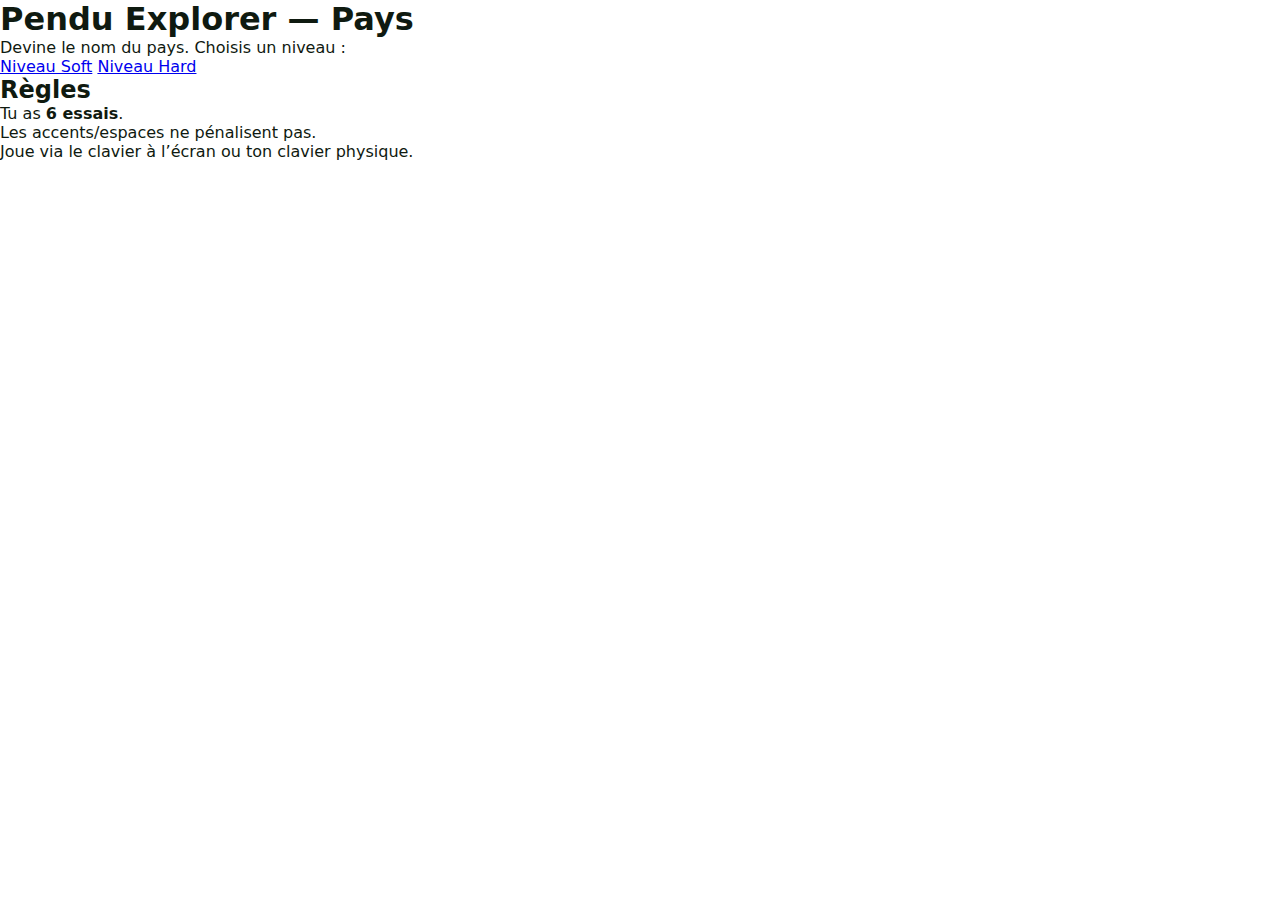
<file: index.html>
<!DOCTYPE html>
<html lang="fr">
<head>
  <meta charset="UTF-8" />
  <meta name="viewport" content="width=device-width, initial-scale=1" />
  <title>Pendu Explorer — Pays</title>
  <link rel="stylesheet" href="assets/css/styles.css" />
</head>
<body>
  <main class="container">
    <h1>Pendu Explorer — Pays</h1>
    <p class="subtitle">Devine le nom du pays. Choisis un niveau :</p>

    <div class="levels">
      <a class="btn" href="game.html?level=soft">Niveau Soft</a>
      <a class="btn outline" href="game.html?level=hard">Niveau Hard</a>
    </div>

    <section class="rules">
      <h2>Règles</h2>
      <ul>
        <li>Tu as <strong>6 essais</strong>.</li>
        <li>Les accents/espaces ne pénalisent pas.</li>
        <li>Joue via le clavier à l’écran ou ton clavier physique.</li>
      </ul>
    </section>
  </main>
</body>
</html>
</file>
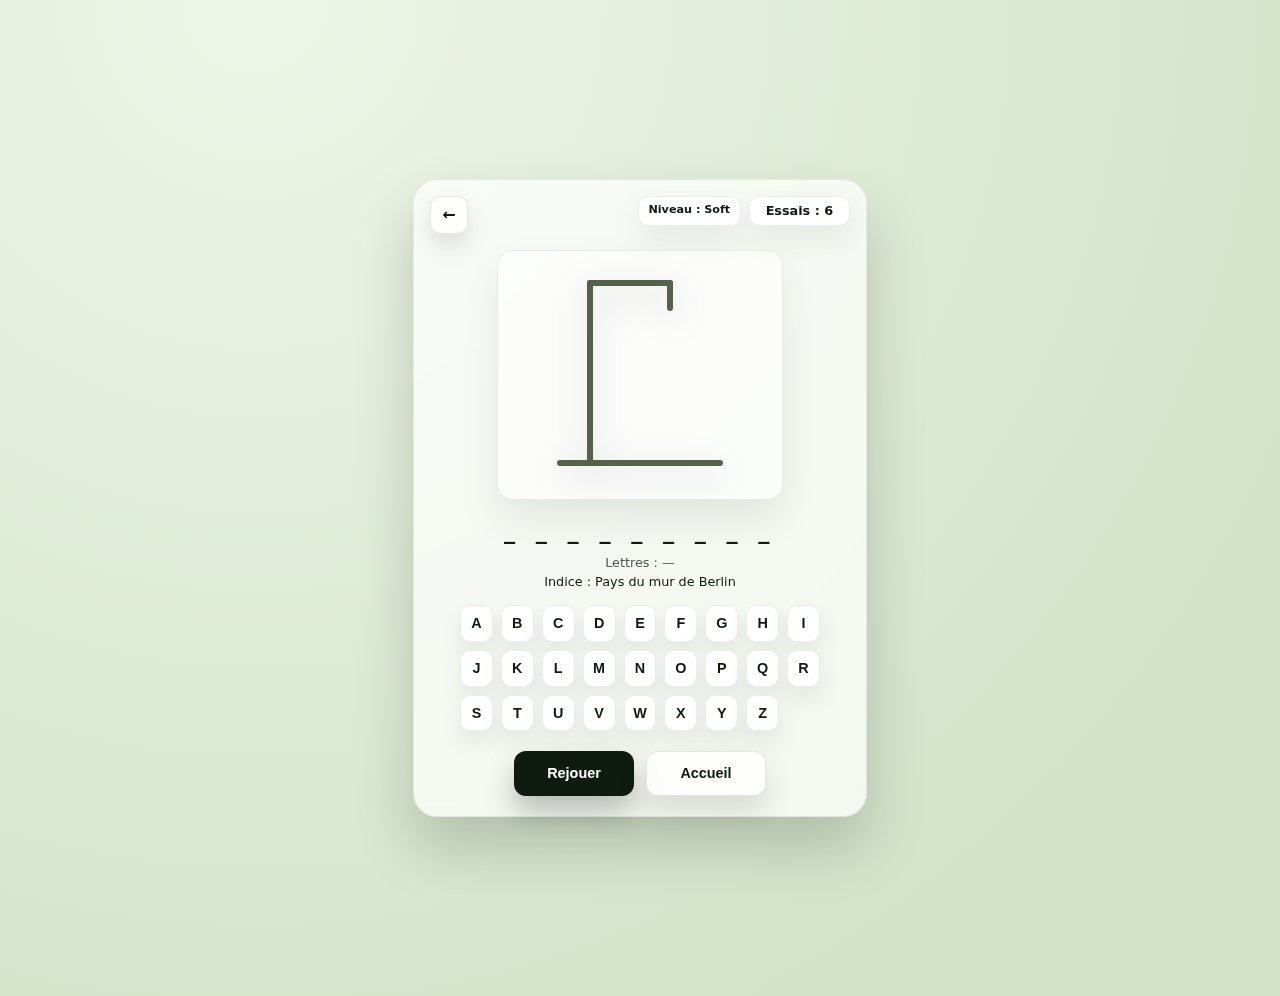
<file: game.html>
<!DOCTYPE html>
<html lang="fr">
<head>
  <meta charset="UTF-8" />
  <meta name="viewport" content="width=device-width, initial-scale=1" />
  <meta name="theme-color" content="#0f1a10" />
  <meta name="apple-mobile-web-app-capable" content="yes" />
  <meta name="mobile-web-app-capable" content="yes" />
  <title>Pendu Explorer — Jeu</title>

  <link rel="stylesheet" href="assets/css/game.css" />
</head>

<body class="game-body">
  <div class="game-screen">

    <!-- HEADER DU JEU -->
    <header class="game-header">
      <a class="back-btn" href="index.html">←</a>

      <div class="header-right">
        <div id="levelTag" class="level-tag">Niveau</div>
        <div id="tries" class="tries-pill">Essais : 6</div>
      </div>
    </header>

    <!-- ZONE PENDU + MOT -->
    <section class="game-area">

      <div class="hangman-wrapper">
        <div class="hangman">
          <svg viewBox="0 0 200 220" aria-label="Pendu">

            <!-- Poteau -->
            <line x1="20" y1="200" x2="180" y2="200" class="pole"/>
            <line x1="50" y1="200" x2="50" y2="20"  class="pole"/>
            <line x1="50" y1="20"  x2="130" y2="20" class="pole"/>
            <line x1="130" y1="20" x2="130" y2="45" class="pole"/>

            <!-- Corps du pendu -->
            <circle cx="130" cy="60" r="15" class="body-part" id="partHead" style="visibility:hidden"/>
            <line x1="130" y1="75" x2="130" y2="120" class="body-part" id="partBody" style="visibility:hidden"/>
            <line x1="130" y1="85" x2="110" y2="105" class="body-part" id="partArmL" style="visibility:hidden"/>
            <line x1="130" y1="85" x2="150" y2="105" class="body-part" id="partArmR" style="visibility:hidden"/>
            <line x1="130" y1="120" x2="115" y2="150" class="body-part" id="partLegL" style="visibility:hidden"/>
            <line x1="130" y1="120" x2="145" y2="150" class="body-part" id="partLegR" style="visibility:hidden"/>
          </svg>
        </div>
      </div>

      <div class="word-box">
        <div id="word" class="word-line">_ _ _ _</div>
        <div id="used" class="used-line">Lettres : —</div>
        <div id="hint" class="hint-line" hidden>Indice : —</div>
      </div>

    </section>

    <!-- CLAVIER -->
    <section class="keyboard-area">
      <div id="keyboard" class="keyboard-grid"></div>
    </section>

    <!-- FOOTER ACTIONS -->
    <footer class="game-footer">
      <button id="btnRestart" class="action-btn">Rejouer</button>
      <button id="btnHome" class="outline-btn">Accueil</button>
    </footer>

  </div>

  <script src="assets/js/game.js"></script>
</body>
</html>
</file>
<file: assets/css/styles.css>
* {
  box-sizing: border-box;
  margin: 0;
  padding: 0;
}

body, html {
  width: 100%;
  height: 100%;
  font-family: system-ui, -apple-system, "Segoe UI", Roboto, sans-serif;
  color: #0f1a10;
}

/* FOND */

.app-body {
  min-height: 100vh;
  background: radial-gradient(circle at 20% 0%, #f4faef 0%, #d9e8cf 80%);
  display: flex;
  justify-content: center;
  align-items: center;
  padding: 16px;
}

.app-screen {
  background: rgba(255,255,255,0.7);
  backdrop-filter: blur(10px);
  -webkit-backdrop-filter: blur(10px);
  border-radius: 24px;
  width: 100%;
  max-width: 420px; 
  min-height: 600px;
  box-shadow: 0 30px 60px rgba(0,0,0,.18);
  border: 1px solid rgba(0,0,0,.07);
  display: grid;
  grid-template-rows: auto 1fr auto;
  padding: 20px 16px;
}

/* HEADER*/

.app-header {
  display: flex;
  justify-content: space-between;
  align-items: flex-start;
}

.logo-block {
  display: flex;
  gap: 12px;
  align-items: center;
}

.logo-circle {
  background: radial-gradient(circle at 30% 30%, #4bb25a 0%, #1e3f23 70%);
  color: #fff;
  font-size: 1.1rem;
  font-weight: 600;
  border-radius: 16px;
  width: 44px;
  height: 44px;
  box-shadow: 0 15px 30px rgba(0,0,0,.35);
  border: 1px solid rgba(255,255,255,.4);
  display: flex;
  align-items: center;
  justify-content: center;
}

.logo-texts {
  display: flex;
  flex-direction: column;
  line-height: 1.2;
}
.logo-title {
  font-size: 1rem;
  font-weight: 700;
  color: #0f1a10;
}
.logo-sub {
  font-size: .8rem;
  color: #4d5a51;
  font-weight: 500;
}

.info-btn {
  background: #0f1a10;
  color: #fff;
  font-weight: 600;
  font-size: .9rem;
  line-height: 1;
  border-radius: 10px;
  width: 32px;
  height: 32px;
  border: none;
  box-shadow: 0 12px 24px rgba(0,0,0,.4);
  display: flex;
  align-items: center;
  justify-content: center;
  cursor: pointer;
}

/* CHOIX DES MODES */

.mode-select-card {
  align-self: start;
  display: flex;
  flex-direction: column;
  gap: 16px;
  margin-top: 24px;
}

.mode-select-title {
  font-size: 1.1rem;
  font-weight: 600;
  color: #0f1a10;
  margin: 0;
}

.mode-select-hint {
  font-size: .8rem;
  color: #4d5a51;
  line-height: 1.4;
  margin: 0;
}

.mode-buttons {
  display: grid;
  gap: 14px;
}

/* CARTES */

.mode-button {
  text-decoration: none;
  display: grid;
  grid-template-columns: auto 1fr;
  gap: 12px;
  align-items: center;

  background: #ffffffc9;
  border-radius: 18px;
  border: 1px solid rgba(0,0,0,.07);
  box-shadow: 0 20px 40px rgba(0,0,0,.08);
  padding: 14px 16px;

  cursor: pointer;
  transition: transform .12s ease, box-shadow .12s ease;
}

.mode-button:active,
.mode-button:hover {
  transform: translateY(-2px) scale(1.015);
  box-shadow: 0 28px 50px rgba(0,0,0,.15);
}

.mode-easy {
  background: radial-gradient(circle at 0% 0%, #ffffff 0%, #eef8e9 80%);
}
.mode-hard {
  background: radial-gradient(circle at 0% 0%, #ffffff 0%, #eef1f4 80%);
}

.mode-left {
  flex-shrink: 0;
}

.mode-icon-img {
  width: 64px;
  height: 64px;
  border-radius: 8px;
  border: 1px solid rgba(0,0,0,.08);
  background: #fff;
  box-shadow: 0 16px 30px rgba(0,0,0,.15);
  object-fit: cover;
}

.mode-right {
  min-width: 0;
  display: flex;
  flex-direction: column;
  gap: 8px;
}

.mode-row-top {
  display: flex;
  justify-content: space-between;
  align-items: baseline;
  flex-wrap: wrap;
  gap: 8px;
}

.mode-name {
  font-size: 1rem;
  font-weight: 600;
  color: #0f1a10;
}

.badge {
  font-size: .7rem;
  font-weight: 600;
  border-radius: 999px;
  line-height: 1.2;
  padding: .4rem .6rem;
  min-width: 70px;
  text-align: center;
  border: 1px solid;
  box-shadow: 0 14px 24px rgba(0,0,0,.12);
}

.badge-easy {
  color: #245b2f;
  background: #ecffef;
  border-color: #4fb75a;
  box-shadow: 0 12px 20px rgba(79,183,90,.25);
}

.badge-hard {
  color: #8a1e1e;
  background: #fff0f0;
  border-color: #ff6b6b;
  box-shadow: 0 12px 20px rgba(255,107,107,.25);
}

.mode-desc-short {
  font-size: .85rem;
  line-height: 1.4;
  color: #0f1a10;
  font-weight: 500;
  max-width: 220px;
}

/* FOOTER */

.app-footer {
  align-self: end;
  display: grid;
  gap: 16px;
  margin-top: 24px;
}

.footer-stats {
  display: flex;
  justify-content: space-around;
  background: rgba(255,255,255,.6);
  border: 1px solid rgba(0,0,0,.07);
  border-radius: 16px;
  padding: 12px 8px;
  box-shadow: 0 20px 40px rgba(0,0,0,.07);
  font-size: .8rem;
  text-align: center;
}

.stat-box {
  min-width: 60px;
}

.stat-value {
  font-size: 1rem;
  font-weight: 700;
  color: #0f1a10;
  line-height: 1.2;
}
.stat-label {
  color: #4d5a51;
  font-size: .7rem;
  line-height: 1.2;
}

.footer-copy {
  color: #4d5a51;
  font-size: .7rem;
  text-align: center;
  line-height: 1.2;
}

.rules-overlay {
  position: fixed;
  inset: 0;
  background: rgba(0,0,0,.4);
  display: none;               
  align-items: center;
  justify-content: center;
  padding: 24px;
  z-index: 9999;
}

.rules-overlay.open {
  display: flex;             
}

.rules-modal {
  background: #ffffff;
  border-radius: 20px;
  box-shadow: 0 40px 80px rgba(0,0,0,.4);
  border: 1px solid rgba(0,0,0,.07);
  width: 100%;
  max-width: 320px;
  padding: 20px 20px 16px;
  color: #0f1a10;
  font-size: .9rem;
  line-height: 1.4;

  animation: popIn .18s cubic-bezier(.16,1,.3,1);
}

.rules-modal h3 {
  margin: 0 0 .75rem;
  font-size: 1rem;
  font-weight: 600;
  color: #0f1a10;
}

.rules-modal ul {
  margin: 0 0 1rem;
  padding-left: 1rem;
}
.rules-modal li {
  margin-bottom: .5rem;
  color: #2f3a31;
  font-size: .85rem;
}

.close-modal-btn {
  width: 100%;
  border: none;
  background: #0f1a10;
  color: #fff;
  font-weight: 600;
  font-size: .9rem;
  border-radius: 12px;
  padding: .7rem 1rem;
  box-shadow: 0 16px 30px rgba(0,0,0,.4);
  cursor: pointer;
}

@keyframes popIn {
  from {
    opacity: 0;
    transform: translateY(10px) scale(.96);
  }
  to {
    opacity: 1;
    transform: translateY(0) scale(1);
  }
}

/* RESPONSIVE */
@media (max-width: 480px) {
  .app-screen {
    padding: 16px 14px;
    border-radius: 20px;
  }
  .mode-icon-img {
    width: 52px;
    height: 52px;
  }
  .mode-name {
    font-size: .95rem;
  }
  .mode-desc-short {
    font-size: .8rem;
  }
  .badge {
    font-size: .65rem;
    padding: .3rem .5rem;
  }
}

/* RESPONSIVE  */

@media (max-width: 480px) {

  .app-screen {
    padding: 16px 14px;
    border-radius: 20px;
    min-height: 560px;
    box-shadow: 0 20px 40px rgba(0,0,0,.18);
  }

  .logo-circle {
    width: 40px;
    height: 40px;
    font-size: 1rem;
  }

  .logo-title {
    font-size: .95rem;
  }

  .logo-sub {
    font-size: .7rem;
  }

  .info-btn {
    width: 30px;
    height: 30px;
    font-size: .8rem;
    border-radius: 8px;
  }

  .mode-select-card {
    gap: 12px;
    margin-top: 20px;
  }

  .mode-select-title {
    font-size: 1rem;
  }

  .mode-select-hint {
    font-size: .75rem;
    line-height: 1.3;
  }

  .mode-button {
    grid-template-columns: auto 1fr;
    gap: 10px;
    border-radius: 16px;
    padding: 12px 14px;
  }

  .mode-icon-img {
    width: 56px;
    height: 56px;
    border-radius: 6px;
  }

  .mode-row-top {
    gap: 6px;
  }

  .mode-name {
    font-size: .95rem;
  }

  .badge {
    font-size: .65rem;
    min-width: 64px;
    padding: .35rem .5rem;
  }

  .mode-desc-short {
    font-size: .8rem;
    max-width: 200px;
  }

  .footer-stats {
    border-radius: 14px;
    padding: 10px 8px;
  }
  .stat-value {
    font-size: .9rem;
  }
  .stat-label {
    font-size: .65rem;
  }

  .footer-copy {
    font-size: .65rem;
  }

  .rules-modal {
    max-width: 300px;
    border-radius: 16px;
    font-size: .85rem;
    padding: 16px 16px 14px;
  }

  .rules-modal h3 {
    font-size: .95rem;
    margin-bottom: .6rem;
  }

  .rules-modal li {
    font-size: .8rem;
    margin-bottom: .4rem;
  }

  .close-modal-btn {
    font-size: .85rem;
    border-radius: 10px;
    padding: .6rem .8rem;
  }
}

@media (max-width: 360px) {

  .app-screen {
    padding: 14px 12px;
    border-radius: 18px;
    min-height: 540px;
  }

  .logo-block {
    gap: 8px;
  }

  .logo-circle {
    width: 36px;
    height: 36px;
    font-size: .9rem;
    border-radius: 12px;
  }

  .logo-title {
    font-size: .9rem;
  }

  .logo-sub {
    font-size: .7rem;
  }

  .info-btn {
    width: 28px;
    height: 28px;
    font-size: .75rem;
  }

  .mode-select-title {
    font-size: .95rem;
  }

  .mode-select-hint {
    font-size: .7rem;
  }

  .mode-button {
    grid-template-columns: auto 1fr;
  }

  .mode-icon-img {
    width: 50px;
    height: 50px;
    border-radius: 6px;
  }

  .mode-name {
    font-size: .9rem;
  }

  .badge {
    font-size: .6rem;
    min-width: 58px;
    padding: .3rem .45rem;
    border-radius: 999px;
  }

  .mode-desc-short {
    font-size: .75rem;
    line-height: 1.3;
    max-width: 180px;
  }

  .footer-stats {
    gap: 4px;
  }

  .stat-box {
    min-width: 50px;
  }

  .stat-value {
    font-size: .85rem;
  }

  .stat-label {
    font-size: .6rem;
  }

  .footer-copy {
    font-size: .6rem;
  }
}


@media (min-width: 768px) {
  .app-body {
    padding-top: 40px;
    padding-bottom: 40px;
  }
}

@media (min-width: 1400px) {
  .app-screen {
    transform: scale(1.05);
    box-shadow: 0 40px 80px rgba(0,0,0,.2);
  }
}
</file>
<file: assets/css/game.css>
.game-body {
  min-height: 100vh;
  background: radial-gradient(circle at 20% 0%, #eef6e7 0%, #d2e3c7 80%);
  display: flex;
  justify-content: center;
  align-items: center;
  padding: 16px;
  font-family: system-ui, -apple-system, "Segoe UI", Roboto, sans-serif;
  color: #0f1a10;
}

/* Carte centrale du jeu  */
.game-screen {
  background: rgba(255,255,255,0.7);
  backdrop-filter: blur(10px);
  -webkit-backdrop-filter: blur(10px);
  border-radius: 24px;
  width: 100%;
  max-width: 420px;
  min-height: 600px;
  box-shadow: 0 30px 60px rgba(0,0,0,.18);
  border: 1px solid rgba(0,0,0,.07);

  display: grid;
  grid-template-rows: auto auto 1fr auto;
  padding: 16px 16px 20px;
}

/* HEADER DU JEU (retour / niveau / essais) */
.game-header {
  display: flex;
  justify-content: space-between;
  align-items: flex-start;
}

.back-btn {
  background: #ffffffcc;
  border: 1px solid rgba(0,0,0,.1);
  border-radius: 10px;
  width: 36px;
  height: 36px;
  font-size: 1rem;
  font-weight: 600;
  line-height: 1;
  box-shadow: 0 12px 24px rgba(0,0,0,.12);
  display: flex;
  align-items: center;
  justify-content: center;
  color: #0f1a10;
  text-decoration: none;
}

.header-right {
  display: flex;
  flex-wrap: wrap;
  gap: 8px;
  justify-content: flex-end;
}

/* pastille du niveau (facile / difficile) */
.level-tag {
  font-size: .7rem;
  font-weight: 600;
  line-height: 1.2;
  background: #fff;
  border-radius: 10px;
  border: 1px solid rgba(0,0,0,.07);
  box-shadow: 0 14px 30px rgba(0,0,0,.08);
  padding: .4rem .6rem;
  min-width: 70px;
  text-align: center;
  color: #0f1a10;
}

/* pastille essais restants */
.tries-pill {
  background: #fff;
  border-radius: 10px;
  border: 1px solid rgba(0,0,0,.07);
  box-shadow: 0 14px 30px rgba(0,0,0,.08);
  padding: .4rem .6rem;
  color: #0f1a10;
  font-size: .8rem;
  font-weight: 600;
  line-height: 1.2;
  min-width: 80px;
  text-align: center;
}

/* ZONE PRINCIPALE (pendu + mot) */
.game-area {
  display: grid;
  justify-items: center;
  gap: 16px;
  margin-top: 16px;
}

/* bloc autour du dessin du pendu */
.hangman-wrapper {
  background: rgba(255,255,255,.6);
  border: 1px solid rgba(0,0,0,.07);
  border-radius: 16px;
  padding: 12px;
  box-shadow: 0 20px 40px rgba(0,0,0,.08);

  display: flex;
  justify-content: center;
  width: 100%;
  max-width: 260px;
}

.hangman svg {
  width: 200px;
  height: auto;
  filter: drop-shadow(0 10px 18px rgba(0,0,0,.2));
}

/* Styles des parties du pendu (poteau + corps) */
.pole {
  stroke: #54624c;
  stroke-width: 6;
  stroke-linecap: round;
}
.body-part {
  stroke: #8a1e1e;
  stroke-width: 6;
  stroke-linecap: round;
  fill: none;
}

/* mot à deviner + lettres utilisées */
.word-box {
  text-align: center;
}

.word-line {
  font-size: 1.4rem;
  font-weight: 600;
  color: #0f1a10;
  letter-spacing: .4rem;
  line-height: 1.4;
  word-break: break-word;
}

.used-line {
  margin-top: 8px;
  font-size: .8rem;
  color: #4d5a51;
  min-height: 1em;
}

.hint-line {
  margin-top: 4px;
  font-size: .8rem;
  color: #0f1a10;
  font-weight: 500;
}

/* CLAVIER TACTILE */
.keyboard-area {
  margin-top: 16px;
  display: flex;
  justify-content: center;
}

.keyboard-grid {
  display: grid;
  grid-template-columns: repeat(7, minmax(0,1fr));
  gap: 8px;
  width: 100%;
  max-width: 360px;
}

/* élargir le clavier sur écrans  */
@media (min-width: 400px) {
  .keyboard-grid {
    grid-template-columns: repeat(9, minmax(0,1fr));
  }
}

.key {
  background: #ffffff;
  border: 1px solid rgba(0,0,0,.07);
  color: #0f1a10;
  padding: 10px 0;
  border-radius: 10px;
  text-align: center;
  cursor: pointer;
  user-select: none;
  font-weight: 700;
  font-size: .9rem;
  line-height: 1;
  box-shadow: 0 12px 24px rgba(0,0,0,.08);
  transition: transform .08s ease, box-shadow .08s ease;
}

.key:active {
  transform: translateY(-2px) scale(1.03);
  box-shadow: 0 16px 28px rgba(0,0,0,.12);
}

.key:disabled {
  opacity: .4;
  cursor: default;
  transform: none;
  box-shadow: 0 6px 12px rgba(0,0,0,.05);
}

/* lettres trouvées */
.key.hit {
  background: #ecffef;
  border-color: #4fb75a;
  color: #245b2f;
  box-shadow: 0 16px 28px rgba(79,183,90,.18);
}

/* lettres fausses */
.key.miss {
  background: #fff0f0;
  border-color: #ff6b6b;
  color: #8a1e1e;
  box-shadow: 0 16px 28px rgba(255,107,107,.18);
  animation: miss-shake .25s linear;
}

@keyframes miss-shake {
  0%,100% { transform: translateX(0); }
  25%     { transform: translateX(-2px); }
  50%     { transform: translateX(2px); }
  75%     { transform: translateX(-1px); }
}

/* FOOTER */
.game-footer {
  margin-top: 20px;
  display: flex;
  justify-content: center;
  gap: 12px;
  flex-wrap: wrap;
}

.action-btn,
.outline-btn {
  min-width: 120px;
  text-align: center;
  font-weight: 600;
  font-size: .9rem;
  line-height: 1.2;
  border-radius: 12px;
  padding: .8rem 1rem;
  cursor: pointer;
  box-shadow: 0 16px 30px rgba(0,0,0,.25);
  border: none;
}

.action-btn {
  background: #0f1a10;
  color: #fff;
}

.outline-btn {
  background: #ffffffcc;
  border: 1px solid rgba(0,0,0,.1);
  color: #0f1a10;
  box-shadow: 0 16px 30px rgba(0,0,0,.12);
}

/*  RESPONSIVE */

@media (max-width: 480px) {

  .game-screen {
    border-radius: 20px;
    min-height: 560px;
    box-shadow: 0 20px 40px rgba(0,0,0,.18);
  }

  .back-btn {
    width: 32px;
    height: 32px;
    font-size: .9rem;
    border-radius: 8px;
  }

  .level-tag,
  .tries-pill {
    font-size: .7rem;
    min-width: 64px;
    padding: .4rem .5rem;
    border-radius: 9px;
  }

  .hangman svg {
    width: 180px;
  }

  .word-line {
    font-size: 1.2rem;
    letter-spacing: .3rem;
  }

  .keyboard-grid {
    gap: 6px;
  }

  .key {
    font-size: .85rem;
    padding: 9px 0;
  }

  .game-footer {
    gap: 10px;
  }

  .action-btn,
  .outline-btn {
    min-width: 110px;
    font-size: .85rem;
    padding: .7rem .8rem;
  }
}

@media (max-width: 360px) {

  .game-screen {
    border-radius: 18px;
    min-height: 540px;
    padding: 12px 12px 16px;
  }

  .hangman svg {
    width: 160px;
  }

  .word-line {
    font-size: 1.1rem;
    letter-spacing: .25rem;
  }

  .keyboard-grid {
    gap: 5px;
  }

  .action-btn,
  .outline-btn {
    min-width: 100px;
    font-size: .8rem;
  }
}

/* pour tablette / desktop  */
@media (min-width: 768px) {
  .game-body {
    padding-top: 40px;
    padding-bottom: 40px;
  }
}
@media (min-width: 1400px) {
  .game-screen {
    transform: scale(1.05);
    box-shadow: 0 40px 80px rgba(0,0,0,.2);
  }
}

.hangman-part {
  visibility: hidden;
}
</file>
